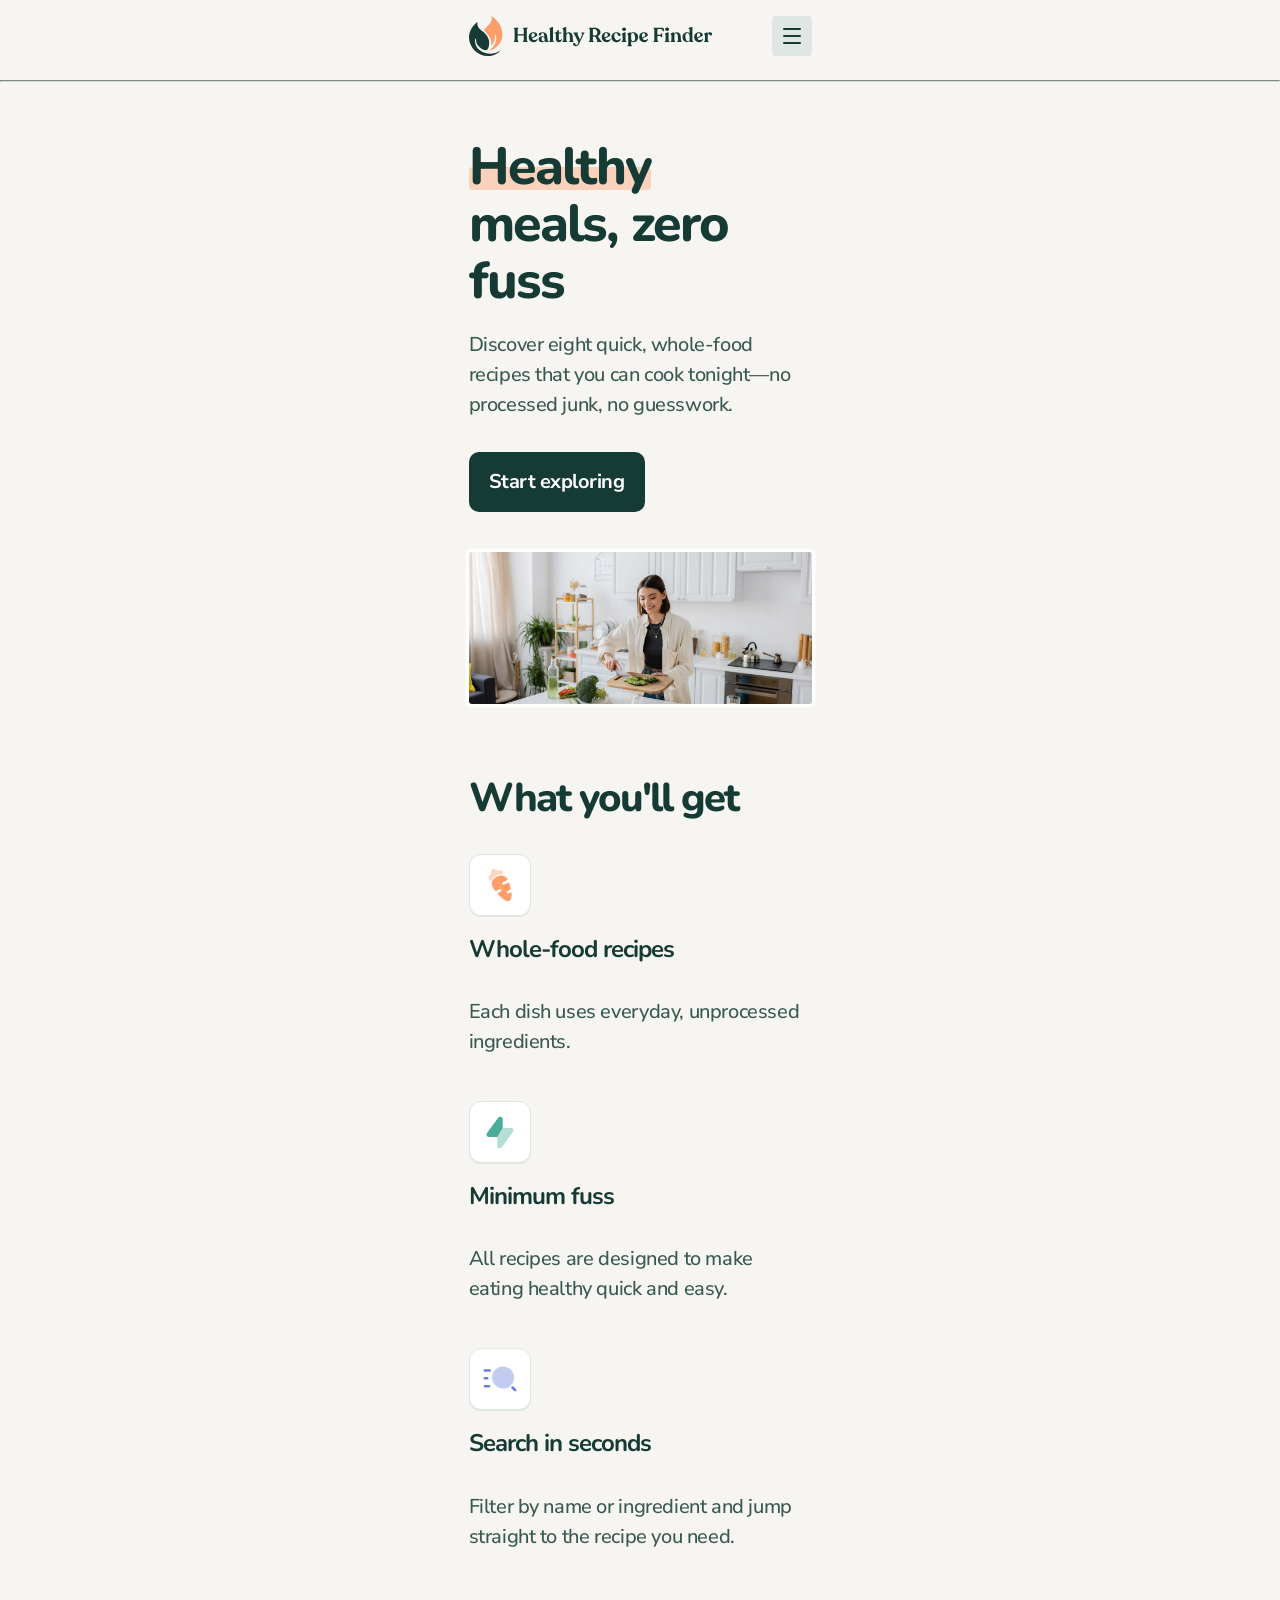
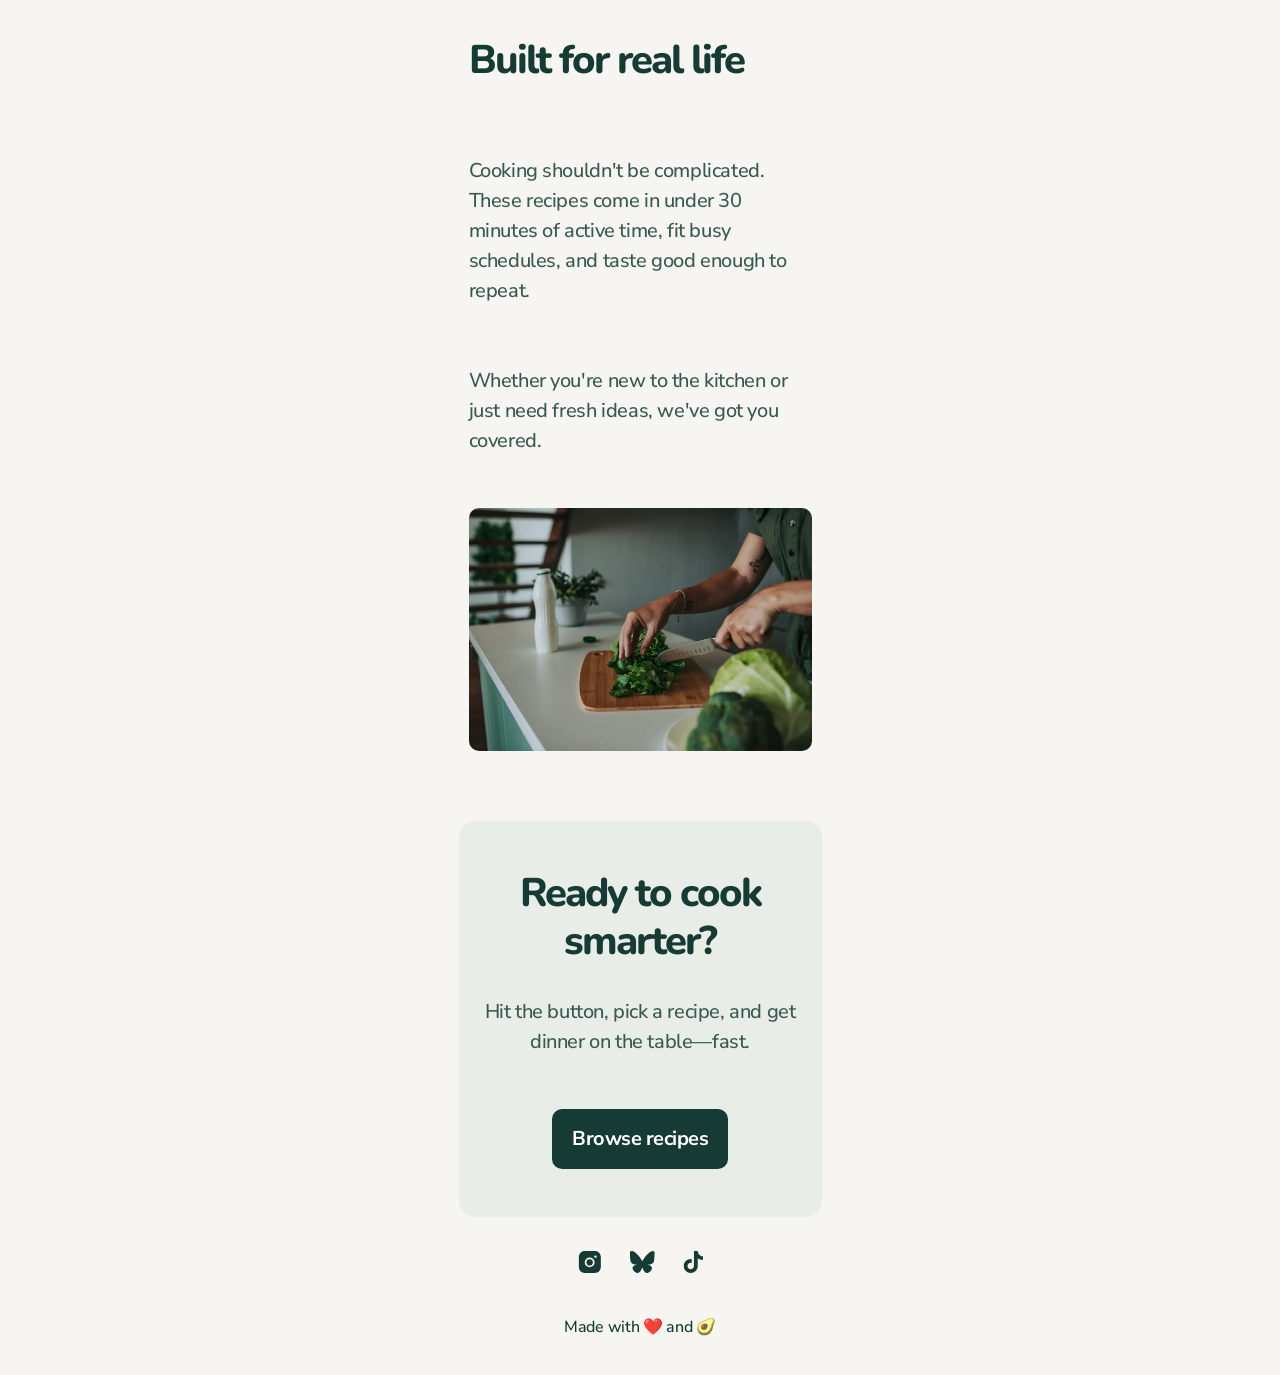
<file: index.html>
<!DOCTYPE html>
<html lang="en">

<head>
  <meta charset="UTF-8">
  <meta name="viewport" content="width=device-width, initial-scale=1.0">

  <link rel="icon" type="image/png" sizes="32x32" href="./assets/images/favicon-32x32.png">
  <link rel="preconnect" href="https://fonts.googleapis.com">
  <link rel="preconnect" href="https://fonts.gstatic.com" crossorigin>
  <link
    href="https://fonts.googleapis.com/css2?family=Nunito+Sans:ital,opsz,wght@0,6..12,200..1000;1,6..12,200..1000&family=Nunito:ital,wght@0,200..1000;1,200..1000&display=swap"
    rel="stylesheet">

  <link rel="stylesheet" href="./css/style.css">

  <title>Frontend Mentor | Recipe finder website</title>
</head>

<body class="nunito-sans home-page">
  <!-- #region Header -->
  <header class="conteiner">
    <img src="./assets/images/logo.svg" alt="Recipe finder logo">
    <button>
      <img src="./assets/images/icon-hamburger-menu.svg" alt="Menu">
    </button>
  </header>
  <!-- #endregion -->
   <hr>

  <!-- #region Main -->
  <main>
    <section class="conteiner hero">
      <div>
        <h1 class="nunito"><span>Healthy</span> meals, zero fuss</h1>
        <p>
          Discover eight quick, whole-food recipes that you can cook
          tonight—no processed junk, no guesswork.
        </p>

        <a class="btn" href="./recipes.html#all-recipes">Start exploring</a>
      </div>
      <img src="./assets/images/image-home-hero-large.webp" alt="Photo" width="343">
    </section>

    <section class="conteiner features">
      <h2 class="nunito">What you'll get</h2>
      <ul>
        <li>
          <h3 class="nunito">Whole-food recipes</h3>
          <p>Each dish uses everyday, unprocessed ingredients.</p>
        </li>
        <li>
          <h3 class="nunito">Minimum fuss</h3>
          <p>All recipes are designed to make eating healthy quick and easy.</p>
        </li>
        <li>
          <h3 class="nunito">Search in seconds</h3>
          <p>Filter by name or ingredient and jump straight to the recipe you need.</p>
        </li>
      </ul>
    </section>

    <section class="conteiner built">
      <div>
        <h2 class="nunito">Built for real life</h2>

        <p>
          Cooking shouldn't be complicated. These recipes come in under
          <span>30 minutes</span> of active time, fit busy schedules, and taste good
          enough to repeat.
        </p>

        <p>
          Whether you're new to the kitchen or just need fresh ideas,
          we've got you covered.
        </p>
      </div>
      <img src="./assets/images/image-home-real-life-large.webp" alt="" width="343">
    </section>
    <section class="conteiner ready">
      <div>
        <h2 class="nunito">Ready to cook smarter?</h2>
  
        <p>Hit the button, pick a recipe, and get dinner on the table—fast.</p>
      </div>

      <a class="btn" href="./recipes.html#all-recipes">Browse recipes</a>
    </section>
  </main>
  <!-- #endregion -->

  <!-- #region Footer -->
  <footer class="conteiner">
    <ul>
      <li><a href="#"><img src="./assets/images/icon-instagram.svg" alt=""></a></li>
      <li><a href="#"><img src="./assets/images/icon-bluesky.svg" alt=""></a></li>
      <li><a href="#"><img src="./assets/images/icon-tiktok.svg" alt=""></a></li>
    </ul>
    <p>Made with ❤️ and 🥑</p>
  </footer>
  <!-- #endregion -->


</body>

</html>
</file>
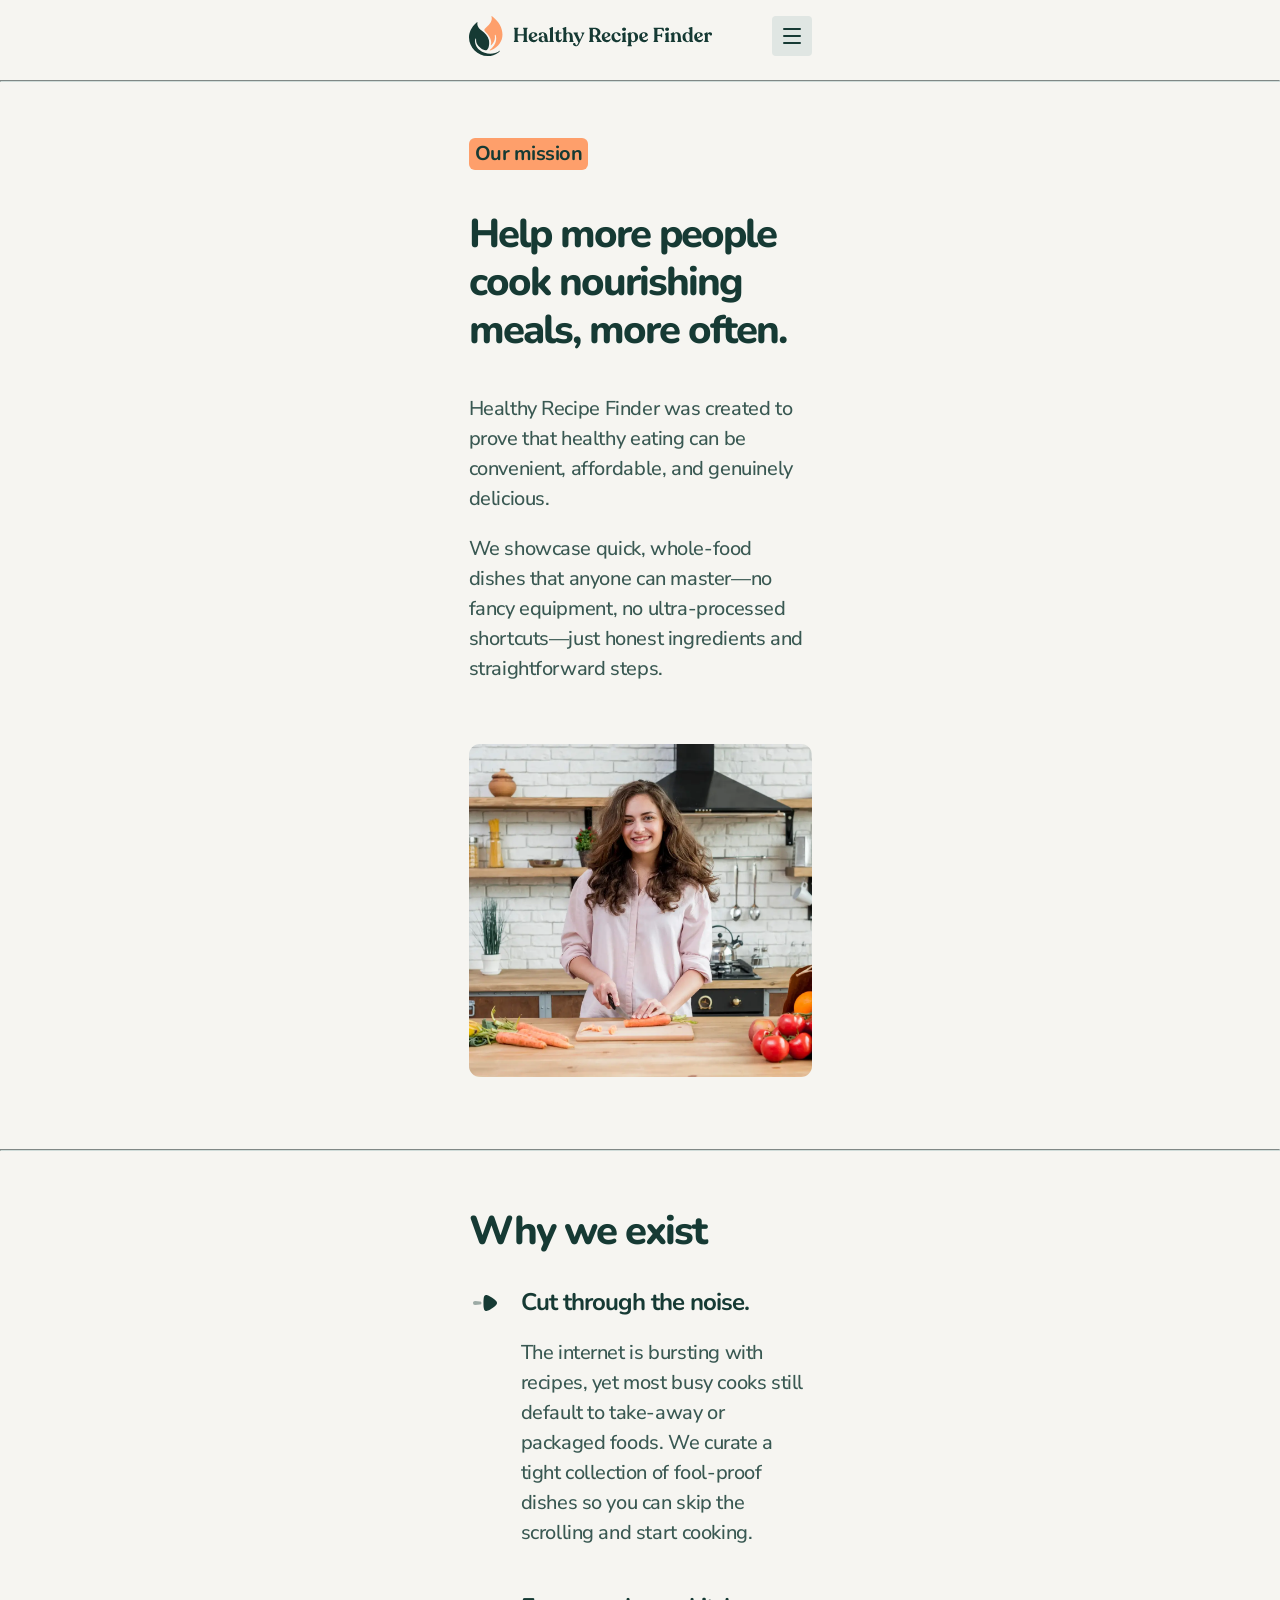
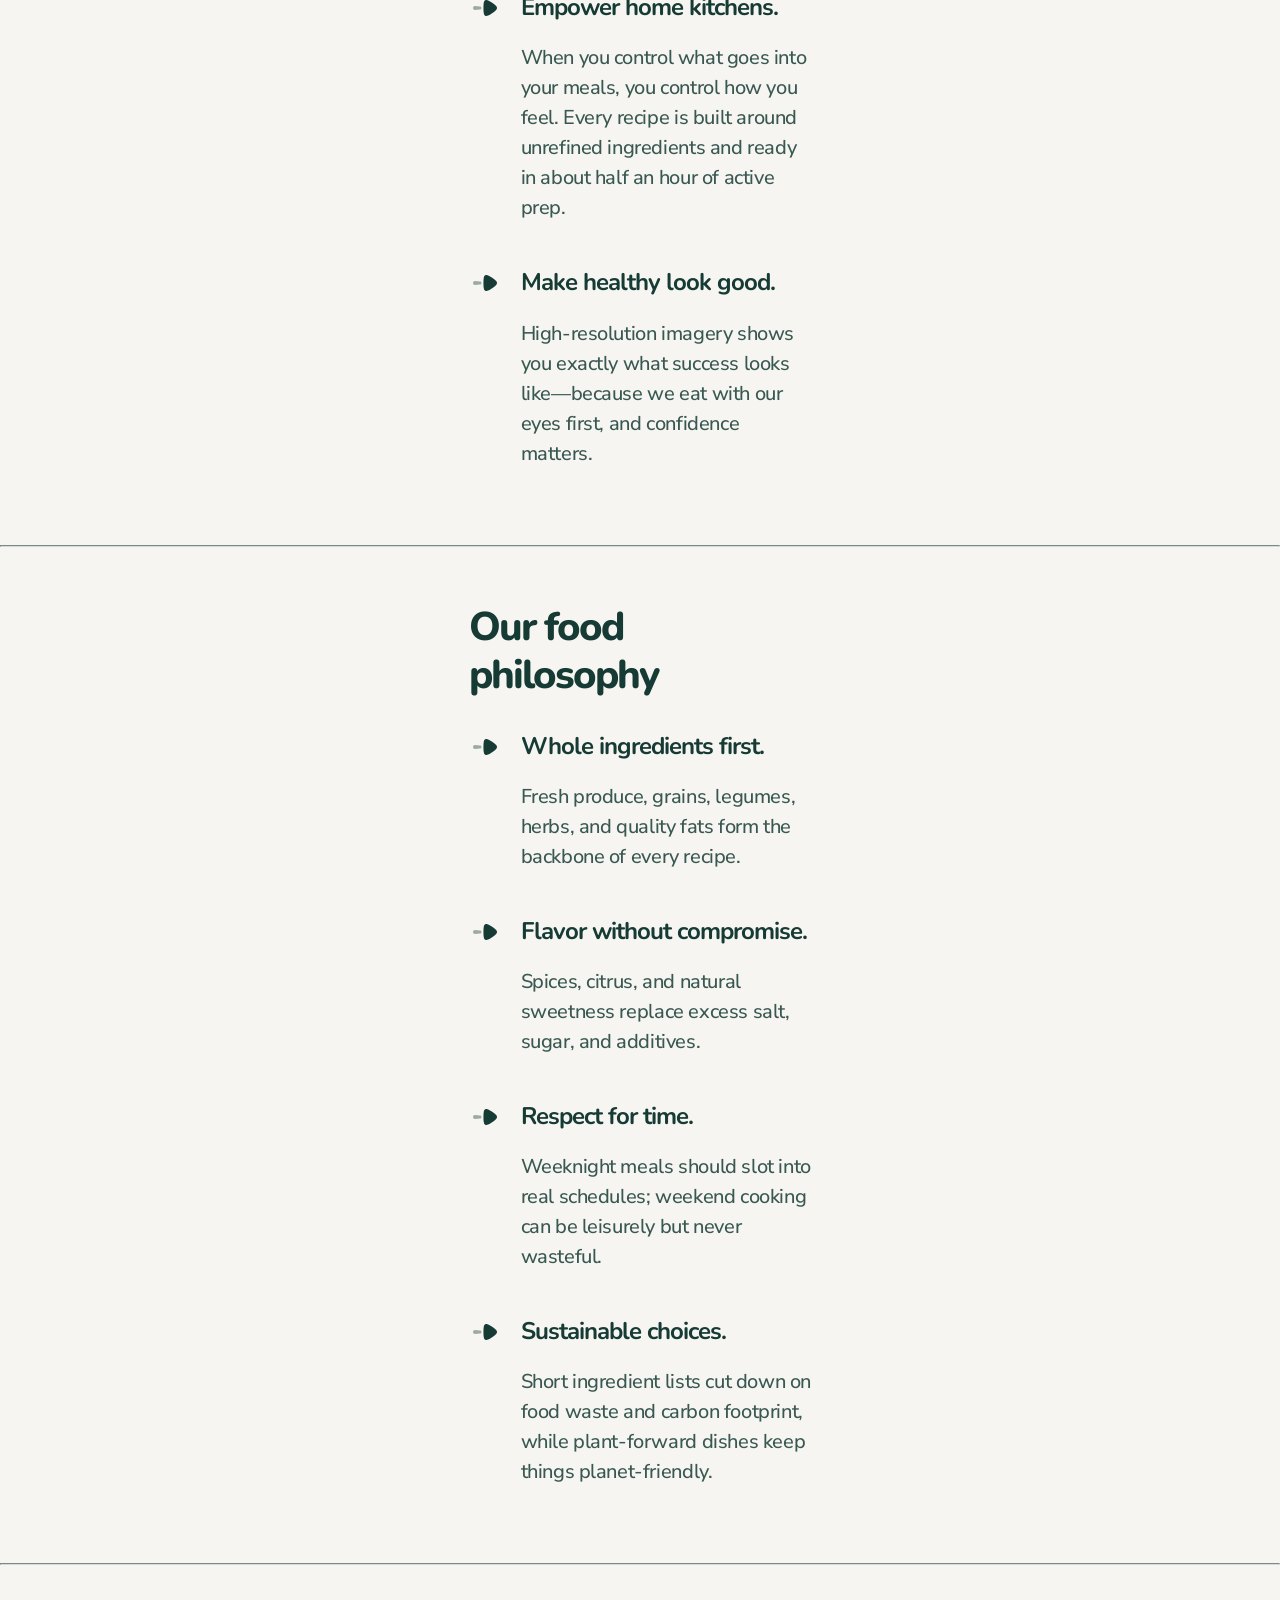
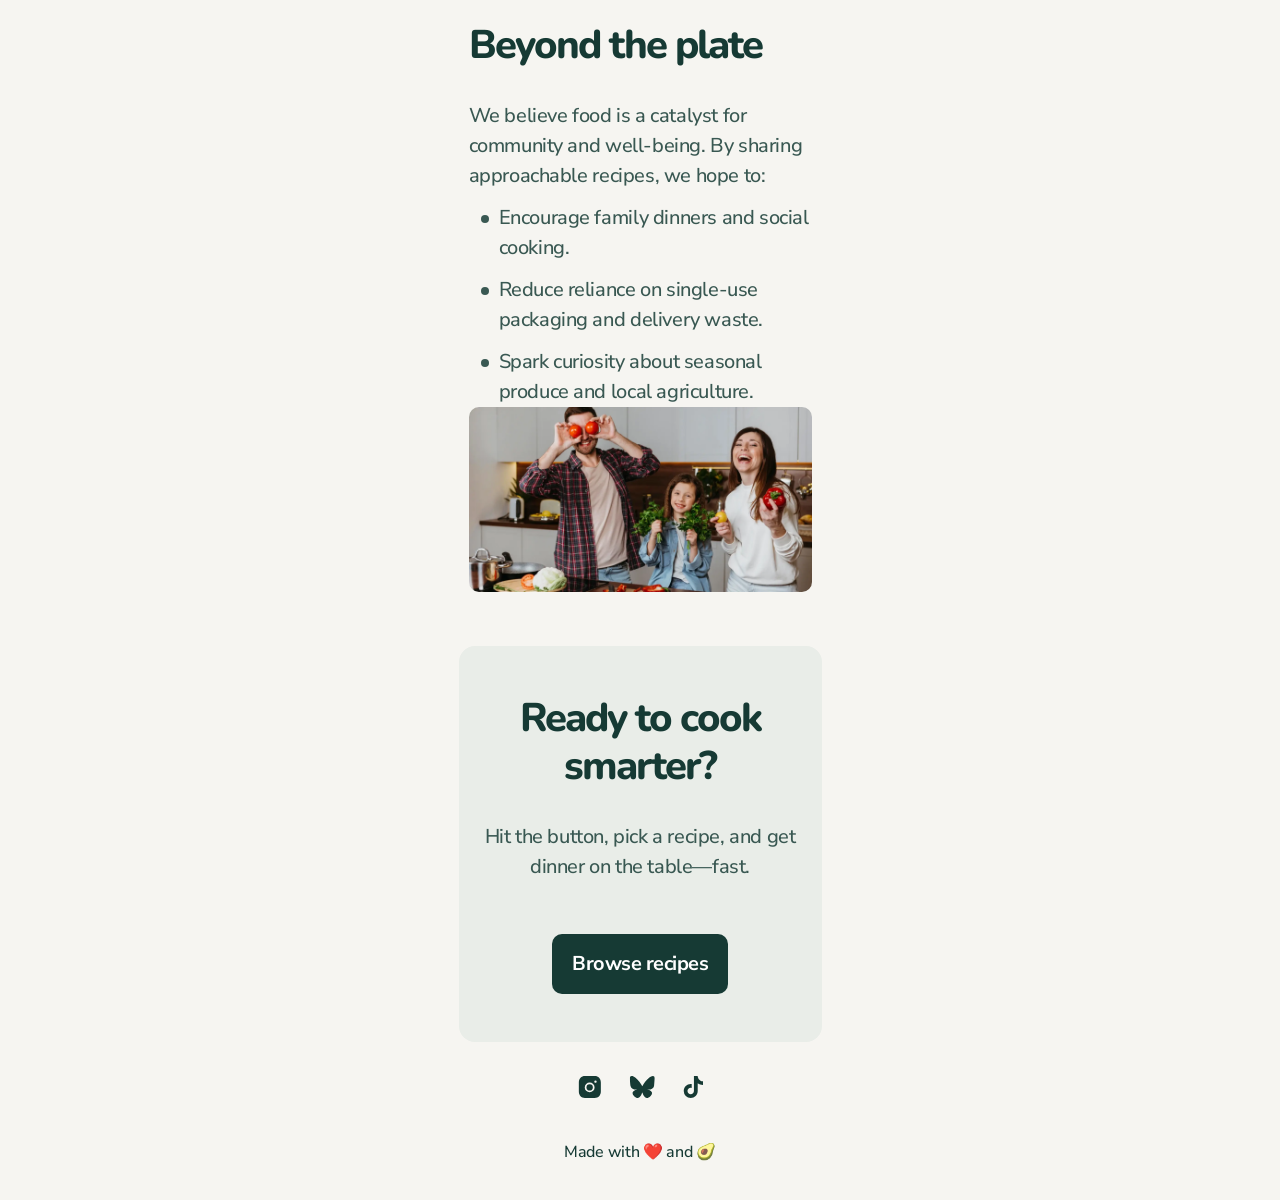
<file: about.html>
<!doctype html>
<html lang="en">
  <head>
    <meta charset="UTF-8" />
    <meta name="viewport" content="width=device-width, initial-scale=1.0" />

    <link
      rel="icon"
      type="image/png"
      sizes="32x32"
      href="./assets/images/favicon-32x32.png"
    />
    <link rel="preconnect" href="https://fonts.googleapis.com" />
    <link rel="preconnect" href="https://fonts.gstatic.com" crossorigin />
    <link
      href="https://fonts.googleapis.com/css2?family=Nunito+Sans:ital,opsz,wght@0,6..12,200..1000;1,6..12,200..1000&family=Nunito:ital,wght@0,200..1000;1,200..1000&display=swap"
      rel="stylesheet"
    />

    <link rel="stylesheet" href="./css/style.css" />

    <title>Frontend Mentor | Recipe finder website</title>
  </head>

  <body class="nunito-sans about-page">
    <!-- #region Header -->
    <header class="conteiner">
      <img src="./assets/images/logo.svg" alt="Recipe finder logo" />
      <button>
        <img src="./assets/images/icon-hamburger-menu.svg" alt="Menu" />
      </button>
    </header>
    <!-- #endregion -->
    <hr />
    <main>
      <section class="conteiner hero">
        <div>
          <hgroup>
            <h1 class="nunito">Our mission</h1>
            <p class="nunito">
              Help more people cook nourishing meals, more often.
            </p>
          </hgroup>
          <p>
            Healthy Recipe Finder was created to prove that healthy eating can
            be convenient, affordable, and genuinely delicious.
          </p>
          <p>
            We showcase quick, whole-food dishes that anyone can master—no fancy
            equipment, no ultra-processed shortcuts—just honest ingredients and
            straightforward steps.
          </p>
        </div>
        <img
          src="./assets/images/image-about-our-mission-large.webp"
          width="343"
          alt=""
        />
      </section>
      <hr />
      <section class="conteiner why list">
        <h2 class="nunito">Why we exist</h2>

        <ul>
          <li>
            <h3 class="nunito">Cut through the noise.</h3>
            <p>
              The internet is bursting with recipes, yet most busy cooks still
              default to take-away or packaged foods. We curate a tight
              collection of fool-proof dishes so you can skip the scrolling and
              start cooking.
            </p>
          </li>

          <li>
            <h3 class="nunito">Empower home kitchens.</h3>
            <p>
              When you control what goes into your meals, you control how you
              feel. Every recipe is built around unrefined ingredients and ready
              in about half an hour of active prep.
            </p>
          </li>

          <li>
            <h3 class="nunito">Make healthy look good.</h3>
            <p>
              High-resolution imagery shows you exactly what success looks
              like—because we eat with our eyes first, and confidence matters.
            </p>
          </li>
        </ul>
      </section>
      <hr />
      <section class="conteiner our list">
        <h2 class="nunito">Our food philosophy</h2>
        <ul>
          <li>
            <h3 class="nunito">Whole ingredients first.</h3>
            <p>
              Fresh produce, grains, legumes, herbs, and quality fats form the
              backbone of every recipe.
            </p>
          </li>

          <li>
            <h3 class="nunito">Flavor without compromise.</h3>
            <p>
              Spices, citrus, and natural sweetness replace excess salt, sugar,
              and additives.
            </p>
          </li>

          <li>
            <h3 class="nunito">Respect for time.</h3>
            <p>
              Weeknight meals should slot into real schedules; weekend cooking
              can be leisurely but never wasteful.
            </p>
          </li>

          <li>
            <h3 class="nunito">Sustainable choices.</h3>
            <p>
              Short ingredient lists cut down on food waste and carbon
              footprint, while plant-forward dishes keep things planet-friendly.
            </p>
          </li>
        </ul>
      </section>
      <hr />
      <section class="conteiner beyond">
        <div>
          <h2 class="nunito">Beyond the plate</h2>

          <p>
            We believe food is a catalyst for community and well-being. By
            sharing approachable recipes, we hope to:
          </p>
          <ul>
            <li>
              Encourage family dinners and social cooking.
            </li>
            <li>
              Reduce reliance on single-use packaging and delivery waste.
            </li>
            <li>
              Spark curiosity about seasonal produce and local agriculture.
            </li>
          </ul>
        </div>
        <img
          src="./assets/images/image-about-beyond-the-plate-large.webp"
          width="343"
          alt=""
        />
      </section>

      <section class="conteiner ready">
        <div>
          <h2 class="nunito">Ready to cook smarter?</h2>

          <p>
            Hit the button, pick a recipe, and get dinner on the table—fast.
          </p>
        </div>

        <a class="btn" href="./recipes.html#all-recipes">Browse recipes</a>
      </section>
    </main>
    <!-- #endregion -->

    <!-- #region Footer -->
    <footer class="conteiner">
      <ul>
        <li>
          <a href="#"
            ><img src="./assets/images/icon-instagram.svg" alt=""
          /></a>
        </li>
        <li>
          <a href="#"><img src="./assets/images/icon-bluesky.svg" alt="" /></a>
        </li>
        <li>
          <a href="#"><img src="./assets/images/icon-tiktok.svg" alt="" /></a>
        </li>
      </ul>
      <p>Made with ❤️ and 🥑</p>
    </footer>
    <!-- #endregion -->
  </body>
</html>
</file>
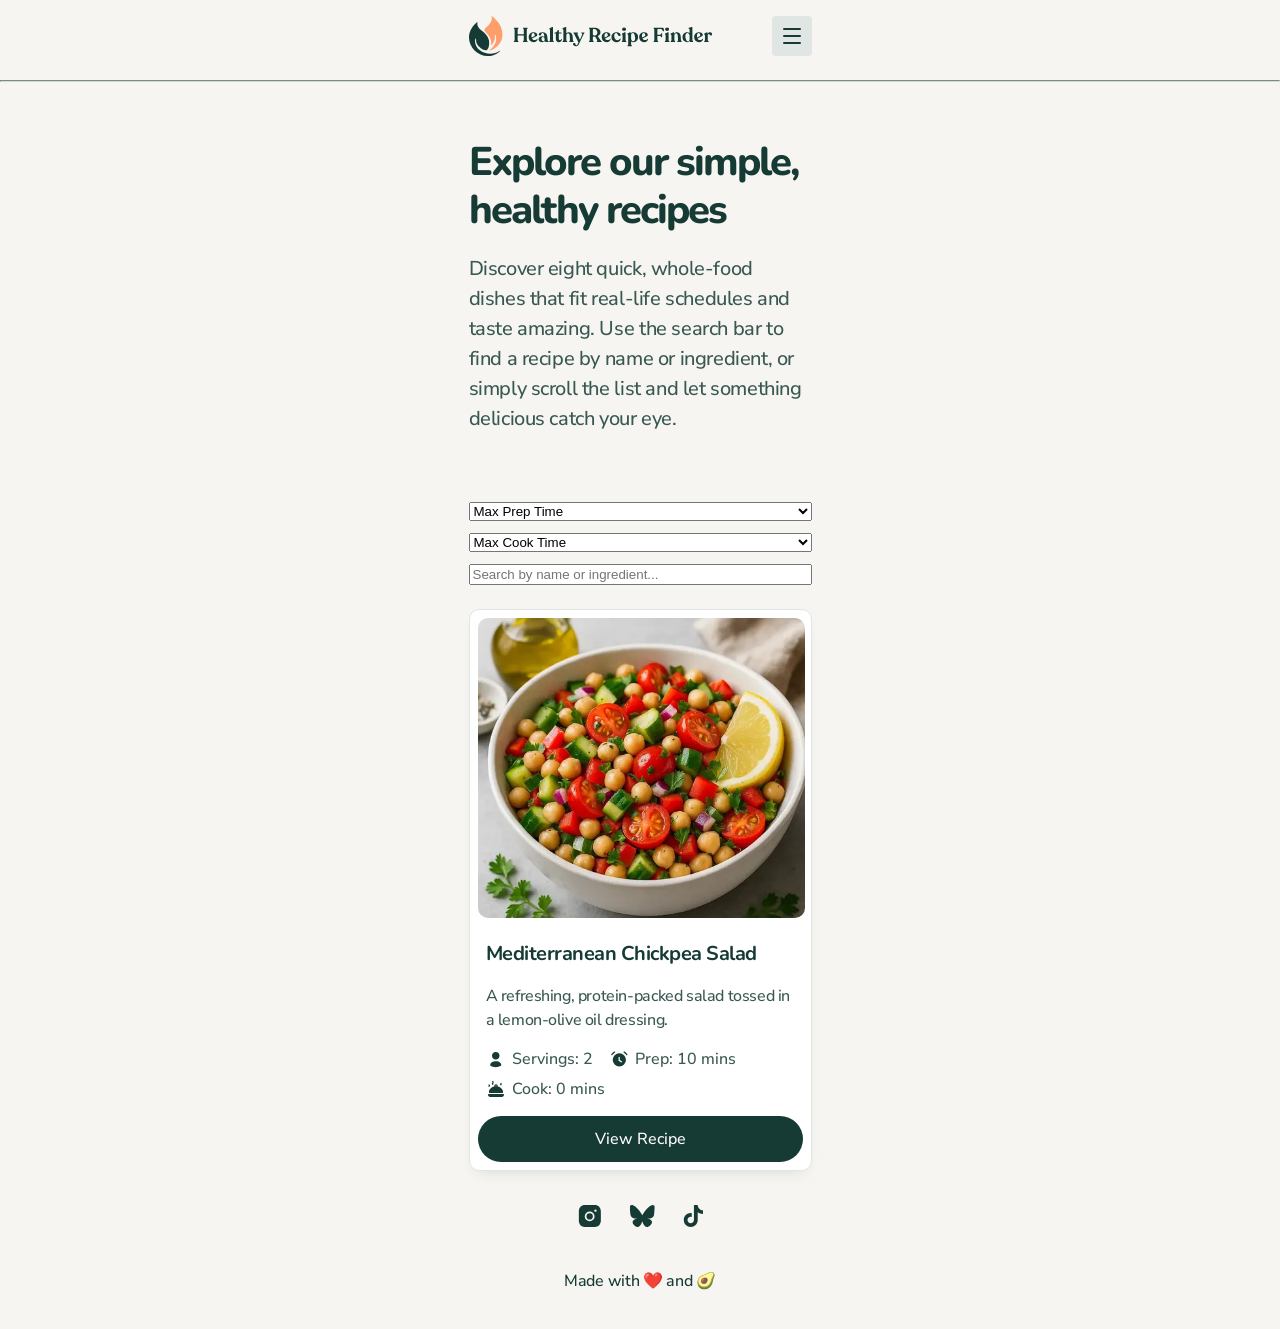
<file: recipes.html>
<!doctype html>
<html lang="en">
  <head>
    <meta charset="UTF-8" />
    <meta name="viewport" content="width=device-width, initial-scale=1.0" />

    <link
      rel="icon"
      type="image/png"
      sizes="32x32"
      href="./assets/images/favicon-32x32.png"
    />
    <link rel="preconnect" href="https://fonts.googleapis.com" />
    <link rel="preconnect" href="https://fonts.gstatic.com" crossorigin />
    <link
      href="https://fonts.googleapis.com/css2?family=Nunito+Sans:ital,opsz,wght@0,6..12,200..1000;1,6..12,200..1000&family=Nunito:ital,wght@0,200..1000;1,200..1000&display=swap"
      rel="stylesheet"
    />

    <link rel="stylesheet" href="./css/style.css" />
    <title>Frontend Mentor | Recipe finder website</title>
  </head>
  <body class="nunito-sans recipes-page">
    <!-- #region Header -->
    <header class="conteiner">
      <img src="./assets/images/logo.svg" alt="Recipe finder logo" />
      <button>
        <img src="./assets/images/icon-hamburger-menu.svg" alt="Menu" />
      </button>
    </header>
    <!-- #endregion -->

    <!-- #endregion -->
    <hr />
    <main>
      <section class="hero conteiner">
        <h1 class="nunito">Explore our simple, healthy recipes</h1>

        <p>
          Discover eight quick, whole-food dishes that fit real-life schedules
          and taste amazing. Use the search bar to find a recipe by name or
          ingredient, or simply scroll the list and let something delicious
          catch your eye.
        </p>
      </section>

      <div class="recipes conteiner">
        <form class="filters">
          <select name="" id="prep-time">
            <option value="">Max Prep Time</option>
            <option value="">0 minutes</option>
            <option value="5">5 minutes</option>
            <option value="10">10 minutes</option>
            <option value="clear">clear</option>
          </select>
          <select name="" id="cook-time">
            <option value="">Max Cook Time</option>
            <option value="">0 minutes</option>
            <option value="5">5 minutes</option>
            <option value="10">10 minutes</option>
            <option value="15">15 minutes</option>
            <option value="20">20 minutes</option>
            <option value="clear">clear</option>
          </select>
          <input type="text" placeholder="Search by name or ingredient..." id="search-input"/>
        </form>
        <ul class="recipes-list">
          <li>
            <img src="./assets/images/mediterranean-chickpea-salad-small.webp" alt="" />
            <h2 class="nunito">Mediterranean Chickpea Salad</h2>
            <p>
              A refreshing, protein-packed salad tossed in a lemon-olive oil dressing.
            </p>
            <div>
              <span>Servings: 2</span>
              <span>Prep: 10 mins</span>
              <span>Cook: 0 mins</span>
            </div>
            <a href="#">View Recipe</a>
          </li>
        </ul>
        <!-- Populate recipes using data from the data.json file -->
      </div>
    </main>
    <!-- #endregion -->

    <!-- #region Footer -->
    <footer class="conteiner">
      <ul>
        <li>
          <a href="#"
            ><img src="./assets/images/icon-instagram.svg" alt=""
          /></a>
        </li>
        <li>
          <a href="#"><img src="./assets/images/icon-bluesky.svg" alt="" /></a>
        </li>
        <li>
          <a href="#"><img src="./assets/images/icon-tiktok.svg" alt="" /></a>
        </li>
      </ul>
      <p>Made with ❤️ and 🥑</p>
    </footer>
    <!-- #endregion -->
  </body>
</html>
</file>
<file: css/style.css>
:root {
  --neutral-0: #ffffff;
  --neutral-100: #f6f5f1;
  --neutral-200: #e0e6e3;
  --neutral-300: #d0dcd9;
  --neutral-600: #395852;
  --neutral-900: #163a34;

  --orange-500: #fe9f6b;
  --teal-500: #49ac9b;
  --indigo-500: #697ddb;
}

/* #region Скидання стилів браузера */
body,
h1,
h2,
h3,
hr p {
  margin: 0;
  font-weight: 400;
}

ul,
ol,
li {
  margin: 0;
  padding: 0;
  list-style: none;
}

a {
  text-decoration: none;
  color: inherit;
}

button {
  border: 0 none transparent;
  background-color: transparent;
  cursor: pointer;
  padding: 0;
}
/* #endregion */

.nunito-sans {
  font-family: "Nunito Sans", sans-serif;
  font-optical-sizing: auto;
  font-weight: 500;
  font-style: normal;
  font-variation-settings:
    "wdth" 100,
    "YTLC" 500;
}

.nunito {
  font-family: "Nunito", sans-serif;
  font-optical-sizing: auto;
  font-weight: 600;
  font-style: normal;
}

.conteiner {
  /* max-width: 343px; */
  max-width: 363px;
  /* border: 3px solid #000; */
  /* margin: 10px; */
  /* margin: 0 10px 0 0; */
  /* margin: 0 auto 0 auto; */
  /* margin-left: auto; */
  /* margin-right: auto; */
  margin-inline: auto;
  padding-inline: 10px;
  box-sizing: border-box;
}

body {
  background-color: var(--neutral-100);
  color: var(--neutral-600);
}

hr {
  border-color: var(--neutral-300);
}

h2.nunito {
  margin-block-end: 32px;
  font-weight: 800;
  font-size: 40px;
  line-height: 120%;
  letter-spacing: -2px;
  color: var(--neutral-900);
}

h3.nunito {
  margin-block-end: 12px;
  font-weight: 700;
  font-size: 24px;
  line-height: 130%;
  letter-spacing: -1px;
  color: var(--neutral-900);
}

p {
  font-size: 20px;
  line-height: 150%;
  letter-spacing: -0.4px;
}

a.btn {
  padding-inline: 10px;
  box-sizing: border-box;
  display: inline-block;
  align-content: center;
  max-width: 100%;
  min-width: 176px;
  height: 60px;
  text-align: center;
  background: var(--neutral-900);
  border-radius: 10px;
  color: var(--neutral-0);
  font-weight: 700;
  font-size: 20px;
  line-height: 140%;
  letter-spacing: -0.5px;
  transition: all 0.3s ease;

  &:hover {
    background: var(--neutral-600);
  }
  &:focus {
    border: 3px solid var(--neutral-0);
    outline: 2px solid var(--neutral-900);
  }
}

header {
  padding-block-start: 16px;
  padding-block-end: 16px;
  display: flex;
  justify-content: space-between;
  align-items: center;
  button {
    width: 40px;
    height: 40px;
    background: var(--neutral-200);
    border-radius: 4px;
    display: flex;
    justify-content: center;
    align-items: center;
    transition: all 0.3s ease;
    &:hover {
      scale: 1.05;
      rotate: -5deg;
    }
    &:focus {
      border: 3px solid var(--neutral-0);
      outline: 2px solid var(--neutral-900);
    }
  }
}

.home-page main {
  .hero {
    padding-block-start: 48px;
    margin-block-end: 64px;
    /* border-block-start: 1px solid var(--neutral-300); */
    div {
      margin-block-end: 40px;
    }
    h1 {
      font-weight: 800;
      font-size: 52px;
      line-height: 110%;
      letter-spacing: -2px;
      color: var(--neutral-900);
      margin-block-end: 16px;
      span {
        /* text-decoration-line: underline;
                text-decoration-color: var(--orange-500);
                text-decoration-thickness: 20px;
                text-underline-offset: 2px; */
        background-image: url(../assets/images/orange-line.svg);
        background-repeat: no-repeat;
        background-size: contain;
        background-position: center bottom 25%;
      }
    }
    p {
      margin-block-end: 32px;
    }
    & > img {
      /* width: 343px;
            height: 200px; */
      background: #ffffff;
      box-shadow: 0px 0px 0px 3.45px #ffffff;
      border-radius: 3px;
    }
  }
  .features {
    margin-block-end: 64px;
    /* h2 {
      margin-block-end: 32px;
      font-weight: 800;
      font-size: 40px;
      line-height: 120%;
      letter-spacing: -2px;
      color: var(--neutral-900);
    } */
    ul {
      display: flex;
      flex-direction: column;
      row-gap: 24px;
      column-gap: 32px;
    }
    li {
      min-height: 194px;
      display: flex;
      flex-direction: column;
      justify-content: end;
      position: relative;
      padding-block-start: 80px;
      box-sizing: border-box;
      &:before {
        content: "";
        width: 60px;
        height: 60px;
        border-radius: 12px;
        background: var(--neutral-0);
        position: absolute;
        top: 0;
        left: 0;
        background-repeat: no-repeat;
        background-position: center;
        border: 1px solid var(--neutral-200);
        box-shadow: 0px 1px 0px var(--neutral-200);
      }
      &:nth-child(1):before {
        background-image: url("../assets/images/icon-whole-food-recipes.svg");
      }
      &:nth-child(2):before {
        background-image: url("../assets/images/icon-minimum-fuss.svg");
      }
      &:nth-child(3):before {
        background-image: url("../assets/images/icon-search-in-seconds.svg");
      }
    }
    h3 {
      font-weight: 700;
      font-size: 24px;
      line-height: 130%;
      letter-spacing: -1px;
      color: var(--neutral-900);
      margin-block-end: 12px;
    }
    p {
      font-size: 20px;
      line-height: 150%;
      letter-spacing: -0.4px;
      color: var(--neutral-600);
    }
  }
  .built {
    margin-block-end: 64px;
    div {
      margin-block-end: 32px;
      display: flex;
      flex-direction: column;
      row-gap: 20px;
    }
    /* h2 {
      font-weight: 800;
      font-size: 40px;
      line-height: 120%;
      letter-spacing: -2px;
      color: var(--neutral-900);
    } */
    p {
      font-size: 20px;
      line-height: 150%;
      letter-spacing: -0.4px;
      color: var(--neutral-600);
    }
    img {
      border-radius: 10px;
    }
  }
}

.ready {
  display: flex;
  flex-direction: column;
  align-items: center;
  justify-content: center;
  gap: 32px;
  min-height: 353px;
  background: #e9ede8;
  border-radius: 16px;
  text-align: center;
  padding-block: 48px;
  h2 {
    text-align: center;
    /* font-weight: 800;
    font-size: 40px;
    line-height: 120%;
    letter-spacing: -2px;
    color: var(--neutral-900);
    margin-block-end: 12px; */
  }
  p {
    font-size: 20px;
    line-height: 150%;
    letter-spacing: -0.4px;
    color: var(--neutral-600);
  }
}

.about-page main {
  section {
    padding-block: 48px;
  }
  .hero {
    padding-block-end: 64px;
    /* border-block-start: 1px solid var(--neutral-300); */
    display: flex;
    flex-direction: column;
    justify-content: center;
    align-items: flex-start;
    gap: 40px 64px;
    hgroup {
      margin-block-end: 24px;
    }
    h1 {
      margin-block-end: 26px;
      text-align: center;
      align-content: center;
      width: fit-content;
      padding-inline: 6px;
      height: 32px;

      background-color: var(--orange-500);
      border-radius: 6px;
      font-weight: 700;
      font-size: 20px;
      line-height: 140%;
      letter-spacing: -0.5px;
      color: var(--neutral-900);
    }
    h1 + p {
      font-weight: 800;
      font-size: 40px;
      line-height: 120%;
      letter-spacing: -2px;
      color: var(--neutral-900);
    }
    div p:not(:last-child) {
      margin-block-end: 16px;
    }
    img {
      border-radius: 11px;
    }
  }
  .list {
    ul {
      display: flex;
      flex-direction: column;
      row-gap: 24px;
    }
    li {
      padding-inline-start: 52px;
      position: relative;
      &:before {
        content: "";
        width: 32px;
        height: 32px;
        /* background-color: var(--orange-500); */
        background-image: url(../assets/images/icon-bullet-point.svg);
        background-repeat: no-repeat;
        background-position: center;
        position: absolute;
        left: 0;
        top: 0;
      }
    }
  }
  .beyond {
    p {
      margin-block-end: 12px;
    }
    ul {
      display: flex;
      flex-direction: column;
      row-gap: 12px;
      li {
        padding-inline-start: 30px;
        font-size: 20px;
        line-height: 150%;
        letter-spacing: -0.4px;
        position: relative;
        &:before {
          content: "";
          width: 8px;
          height: 8px;
          background-color: var(--neutral-600);
          border-radius: 50%;
          position: absolute;
          left: 0;
          top: 0;
          transform: translate(150%, 150%);
        }
      }
    }
    img {
      border-radius: 10px;
    }
  }
}

.recipes-page main {
   section {
    padding-block: 48px;
  }
  .hero {
    padding-block-end: 48px;
    h1 {
      font-weight: 800;
      font-size: 40px;
      line-height: 120%;
      letter-spacing: -2px;
      color: var(--neutral-900);
      margin-block-end: 12px;
    }
  }
  .recipes {
    form {
      display: flex;
      flex-direction: column;
      row-gap: 12px;
      margin-block-end: 24px;
    }
    ul {
      display: flex;
      flex-direction: column;
      align-items: center;
      row-gap: 32px;
      li {
        box-sizing: border-box;
        padding: 8px;
        width: 343px;
        min-height: 554px;
        background-color: #fff;
        border: 1px solid var(--neutral-200);
        box-shadow: 0px 8px 16px -9px rgba(22, 58, 52, 0.16);
        border-radius: 10px;
        img {
          width: 327px;
          height: 300px;
          object-fit: cover;
          object-position: center;
          border-radius: 10px;
          margin-block-end: 16px;
        }
        h2 {
          margin-block-end: 10px;
          font-weight: 700;
          font-size: 20px;
          line-height: 140%;
          letter-spacing: -0.5px;
          color: var(--neutral-900);
          padding-inline: 8px;
        }
        p {
          margin-block-end: 16px;
          font-size: 16px;
          line-height: 150%;
          padding-inline: 8px;
        }
        div {
          margin-block-end: 16px;
          font-size: 16px;
          display: flex;
          justify-content: start;
          align-items: center;
          gap: 8px 16px;
          flex-wrap: wrap;
          padding-inline: 8px;
          span {
          /* flex-basis: 122px; */
          padding-inline-start: 26px;
          background-repeat: no-repeat;
          background-position: left center;
          }
          span:nth-child(1) {
            background-image: url(../assets/images/icon-servings.svg);
          }
          span:nth-child(2) {
            background-image: url(../assets/images/icon-prep-time.svg);
          }
          span:nth-child(3) {
            background-image: url(../assets/images/icon-cook-time.svg);
          }
        }
        a {
          box-sizing: border-box;
          text-align: center;
          display: block;
          padding: 12px 32px;
          width: 100%;
          background: var(--neutral-900);
          border-radius: 999px;
          color: var(--neutral-0);
        }
      }
    }
  }
}

footer {
  padding-block: 32px 20px;
  box-sizing: border-box;
  display: flex;
  flex-direction: column;
  align-items: center;
  gap: 24px;
  ul {
    display: flex;
    justify-content: center;
    align-items: center;
    gap: 24px;
    li {
      min-height: 22px;
      line-height: 0;
    }
    a {
      border: 2px solid transparent;
      line-height: 0;
      /* font-size: 0; */
      display: block;
      border-radius: 8px;
      box-sizing: border-box;
      &:focus {
        outline: 2px solid var(--neutral-900);
      }
    }
    a img {
      display: block;
      transition: all 0.3s ease;
      &:hover {
        opacity: 0.7;
        scale: 1.05;
        rotate: -5deg;
      }
    }
  }

  p {
    /* text-align: center; */
    font-size: 16px;
    line-height: 150%;
    letter-spacing: -0.3px;
    color: var(--neutral-900);
  }
}
</file>
